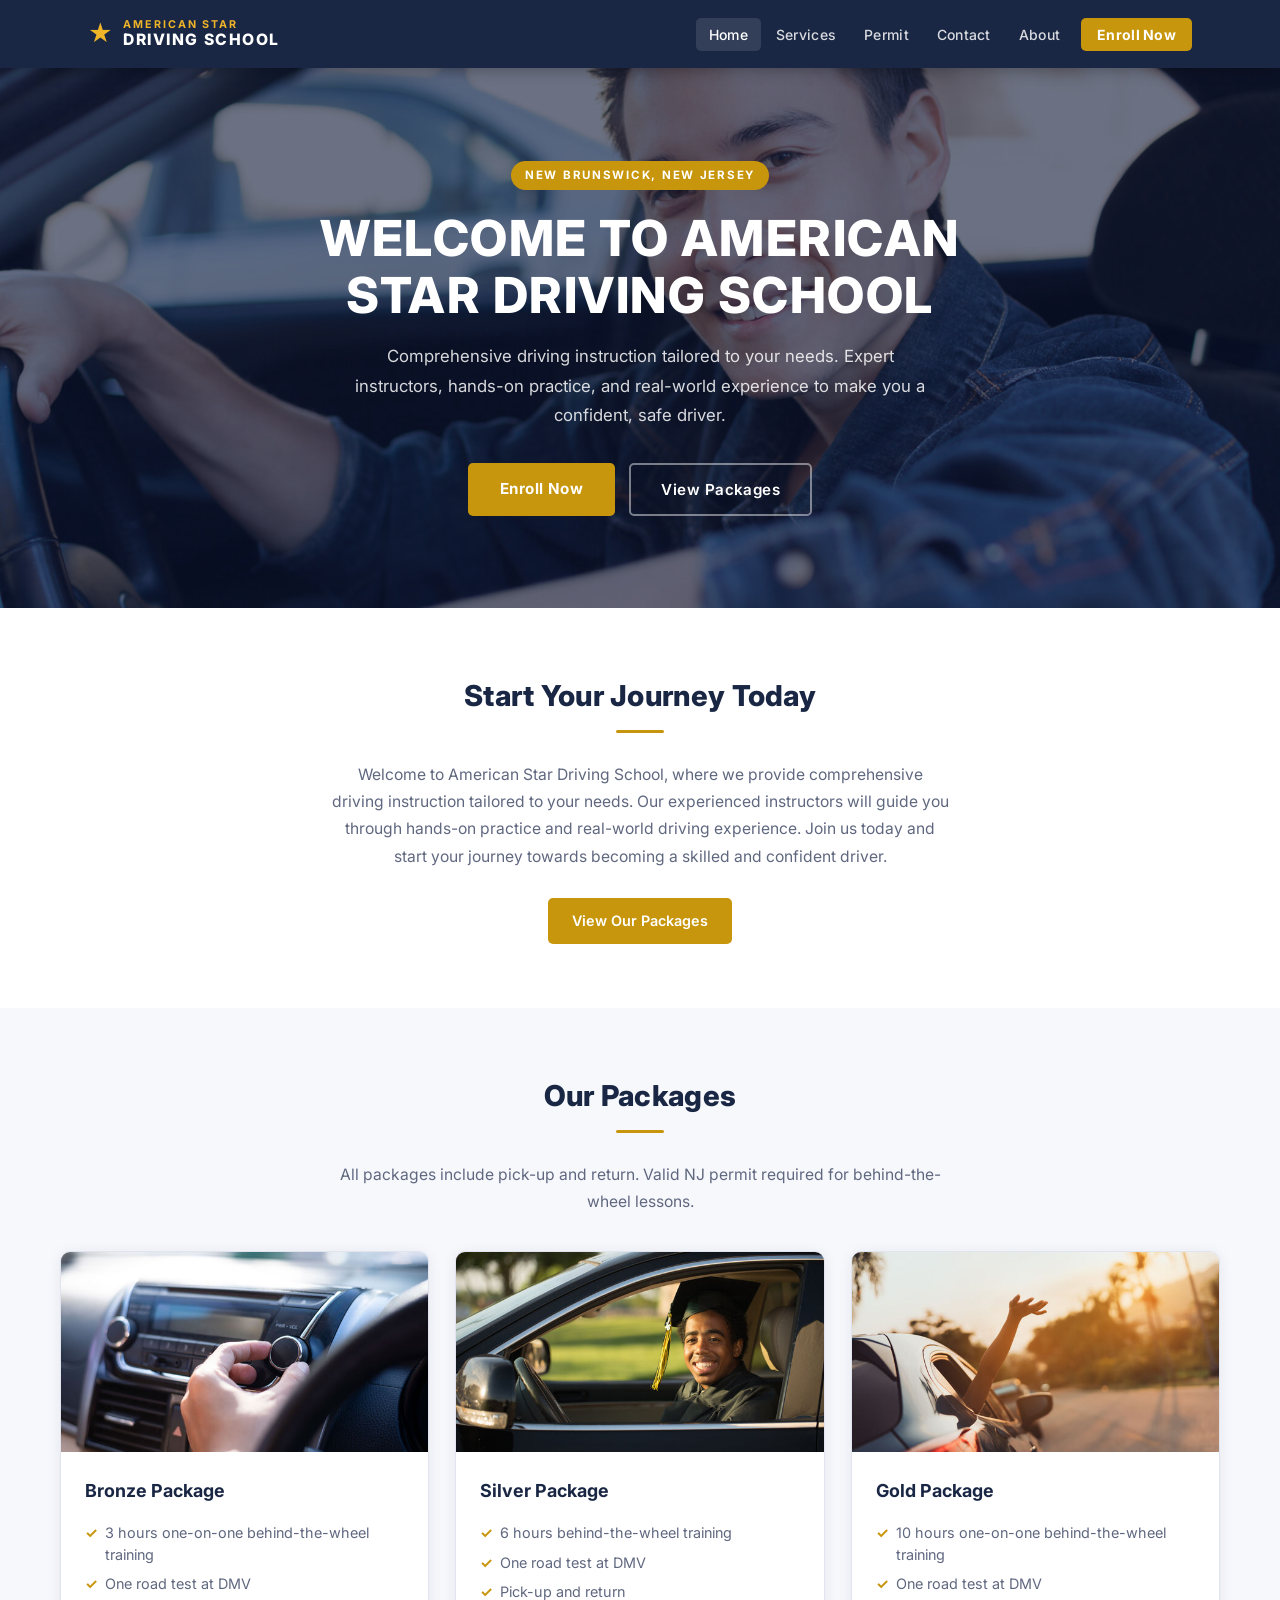
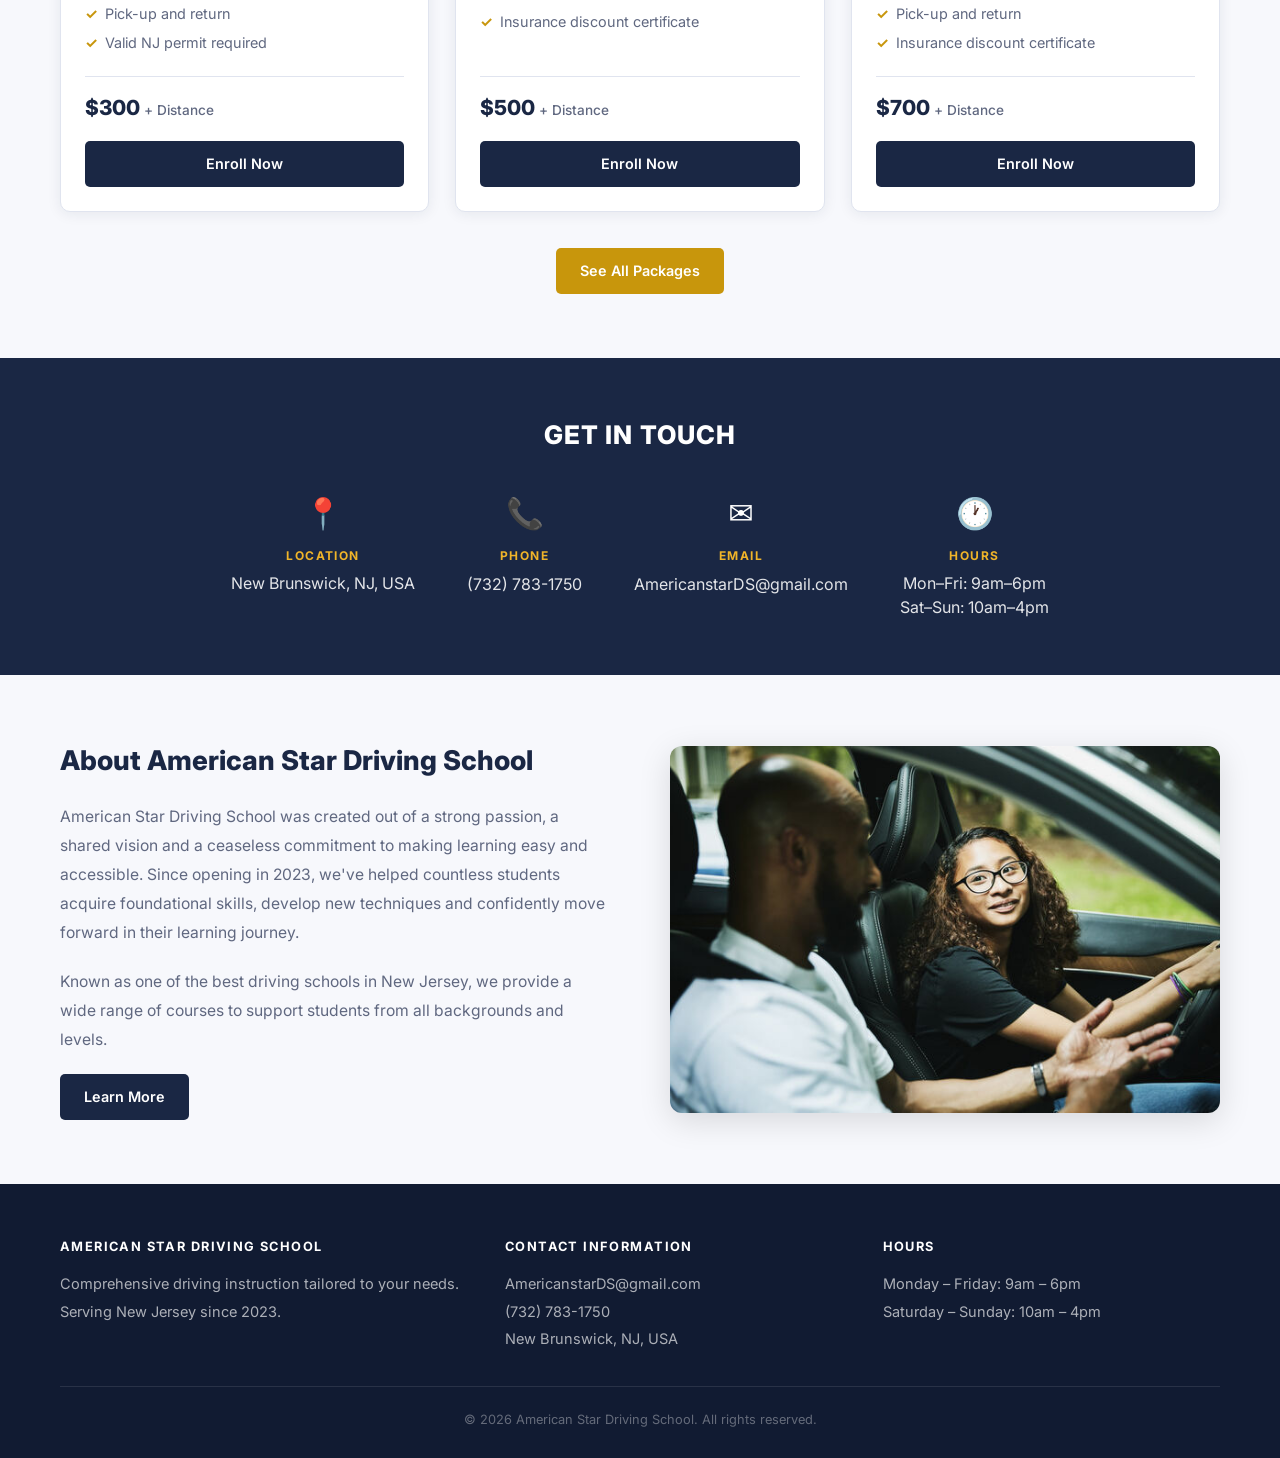
<file: index.html>
<!DOCTYPE html>
<html lang="en">
<head>
  <meta charset="UTF-8">
  <meta name="viewport" content="width=device-width, initial-scale=1.0">
  <title>American Star Driving School | New Brunswick, NJ</title>
  <meta name="description" content="Discover American Star Driving School, your ultimate destination for top-quality driver's education in New Jersey. Expert instructors, personalized training. Beginner lessons, defensive driving, license test prep.">
  <meta property="og:title" content="American Star Driving School | New Brunswick, NJ">
  <meta property="og:description" content="Expert driving instruction in New Jersey. Beginner lessons, defensive driving, license test prep. Join us today!">
  <meta property="og:type" content="website">
  <meta property="og:url" content="https://www.asdrivingschool.org">
  <link href="https://fonts.googleapis.com/css2?family=Inter:wght@400;500;600;700;800&display=swap" rel="stylesheet">
  <link rel="stylesheet" href="css/styles.css">
  <script type="application/ld+json">
  {
    "@context": "https://schema.org",
    "@type": "DrivingSchool",
    "name": "American Star Driving School",
    "description": "Licensed driving school offering behind-the-wheel lessons, road test preparation, and permit assistance in New Jersey.",
    "url": "https://www.asdrivingschool.org",
    "telephone": "+17327831750",
    "email": "AmericanstarDS@gmail.com",
    "address": {"@type": "PostalAddress", "addressLocality": "New Brunswick", "addressRegion": "NJ", "addressCountry": "US"},
    "areaServed": {"@type": "State", "name": "New Jersey"},
    "openingHours": ["Mo-Fr 09:00-18:00", "Sa-Su 10:00-16:00"]
  }
  </script>
</head>
<body>

  <div id="site-nav"></div>

  <!-- HERO -->
  <div class="home-hero">
    <div class="hero-slides">
      <div class="hero-slide active" style="background-image:url('assets/images/hero1.jpg')"></div>
      <div class="hero-slide" style="background-image:url('assets/images/hero2.jpg')"></div>
      <div class="hero-slide" style="background-image:url('assets/images/hero3.jpg')"></div>
    </div>
    <div class="hero-overlay"></div>
    <div class="hero-content">
      <span class="hero-eyebrow">New Brunswick, New Jersey</span>
      <h1>Welcome to American Star Driving School</h1>
      <p>Comprehensive driving instruction tailored to your needs. Expert instructors, hands-on practice, and real-world experience to make you a confident, safe driver.</p>
      <div class="hero-buttons">
        <a href="pages/contact.html" class="btn-gold">Enroll Now</a>
        <a href="pages/services.html" class="btn-outline-white">View Packages</a>
      </div>
    </div>
  </div>

  <!-- WELCOME -->
  <section>
    <div class="container">
      <h2 class="section-title">Start Your Journey Today</h2>
      <div class="divider"></div>
      <p class="section-sub">Welcome to American Star Driving School, where we provide comprehensive driving instruction tailored to your needs. Our experienced instructors will guide you through hands-on practice and real-world driving experience. Join us today and start your journey towards becoming a skilled and confident driver.</p>
      <div style="text-align:center;margin-top:28px;">
        <a href="pages/services.html" class="btn gold">View Our Packages</a>
      </div>
    </div>
  </section>

  <!-- SERVICES PREVIEW -->
  <section style="background:var(--light-bg);">
    <div class="container">
      <h2 class="section-title">Our Packages</h2>
      <div class="divider"></div>
      <p class="section-sub">All packages include pick-up and return. Valid NJ permit required for behind-the-wheel lessons.</p>

      <div class="services-grid">

        <div class="service-card">
          <img src="assets/images/bronze.jpg" alt="Bronze Package">
          <div class="card-body">
            <h3>Bronze Package</h3>
            <ul>
              <li>3 hours one-on-one behind-the-wheel training</li>
              <li>One road test at DMV</li>
              <li>Pick-up and return</li>
              <li>Valid NJ permit required</li>
            </ul>
            <div class="card-price">$300 <span style="font-size:0.85rem;font-weight:500;color:var(--text-muted);">+ Distance</span></div>
            <a href="pages/contact.html" class="btn" style="margin-top:16px;">Enroll Now</a>
          </div>
        </div>

        <div class="service-card">
          <img src="assets/images/silver.jpg" alt="Silver Package">
          <div class="card-body">
            <h3>Silver Package</h3>
            <ul>
              <li>6 hours behind-the-wheel training</li>
              <li>One road test at DMV</li>
              <li>Pick-up and return</li>
              <li>Insurance discount certificate</li>
            </ul>
            <div class="card-price">$500 <span style="font-size:0.85rem;font-weight:500;color:var(--text-muted);">+ Distance</span></div>
            <a href="pages/contact.html" class="btn" style="margin-top:16px;">Enroll Now</a>
          </div>
        </div>

        <div class="service-card">
          <img src="assets/images/gold.jpg" alt="Gold Package">
          <div class="card-body">
            <h3>Gold Package</h3>
            <ul>
              <li>10 hours one-on-one behind-the-wheel training</li>
              <li>One road test at DMV</li>
              <li>Pick-up and return</li>
              <li>Insurance discount certificate</li>
            </ul>
            <div class="card-price">$700 <span style="font-size:0.85rem;font-weight:500;color:var(--text-muted);">+ Distance</span></div>
            <a href="pages/contact.html" class="btn" style="margin-top:16px;">Enroll Now</a>
          </div>
        </div>

      </div>

      <div style="text-align:center;margin-top:36px;">
        <a href="pages/services.html" class="btn gold">See All Packages</a>
      </div>
    </div>
  </section>

  <!-- CONTACT STRIP -->
  <div class="info-strip">
    <h2>Get in Touch</h2>
    <div class="info-items">
      <div class="info-item">
        <div class="icon">📍</div>
        <h4>Location</h4>
        <p>New Brunswick, NJ, USA</p>
      </div>
      <div class="info-item">
        <div class="icon">📞</div>
        <h4>Phone</h4>
        <a href="tel:7327831750">(732) 783-1750</a>
      </div>
      <div class="info-item">
        <div class="icon">✉️</div>
        <h4>Email</h4>
        <a href="mailto:AmericanstarDS@gmail.com">AmericanstarDS@gmail.com</a>
      </div>
      <div class="info-item">
        <div class="icon">🕐</div>
        <h4>Hours</h4>
        <p>Mon–Fri: 9am–6pm<br>Sat–Sun: 10am–4pm</p>
      </div>
    </div>
  </div>

  <!-- ABOUT SNIPPET -->
  <section class="about-snippet">
    <div class="container">
      <div class="about-text">
        <h2>About American Star Driving School</h2>
        <p>American Star Driving School was created out of a strong passion, a shared vision and a ceaseless commitment to making learning easy and accessible. Since opening in 2023, we've helped countless students acquire foundational skills, develop new techniques and confidently move forward in their learning journey.</p>
        <p>Known as one of the best driving schools in New Jersey, we provide a wide range of courses to support students from all backgrounds and levels.</p>
        <a href="pages/about.html" class="btn">Learn More</a>
      </div>
      <div>
        <img src="assets/images/about.jpg" alt="Driving Lesson" style="width:100%;border-radius:12px;box-shadow:0 8px 32px rgba(0,0,0,0.13);">
      </div>
    </div>
  </section>

  <div id="site-footer"></div>

  <script src="js/main.js"></script>
  <script>
    // Hero slideshow
    const slides = document.querySelectorAll('.hero-slide');
    let current = 0;
    setInterval(() => {
      slides[current].classList.remove('active');
      current = (current + 1) % slides.length;
      slides[current].classList.add('active');
    }, 4500);
  </script>
</body>
</html>
</file>
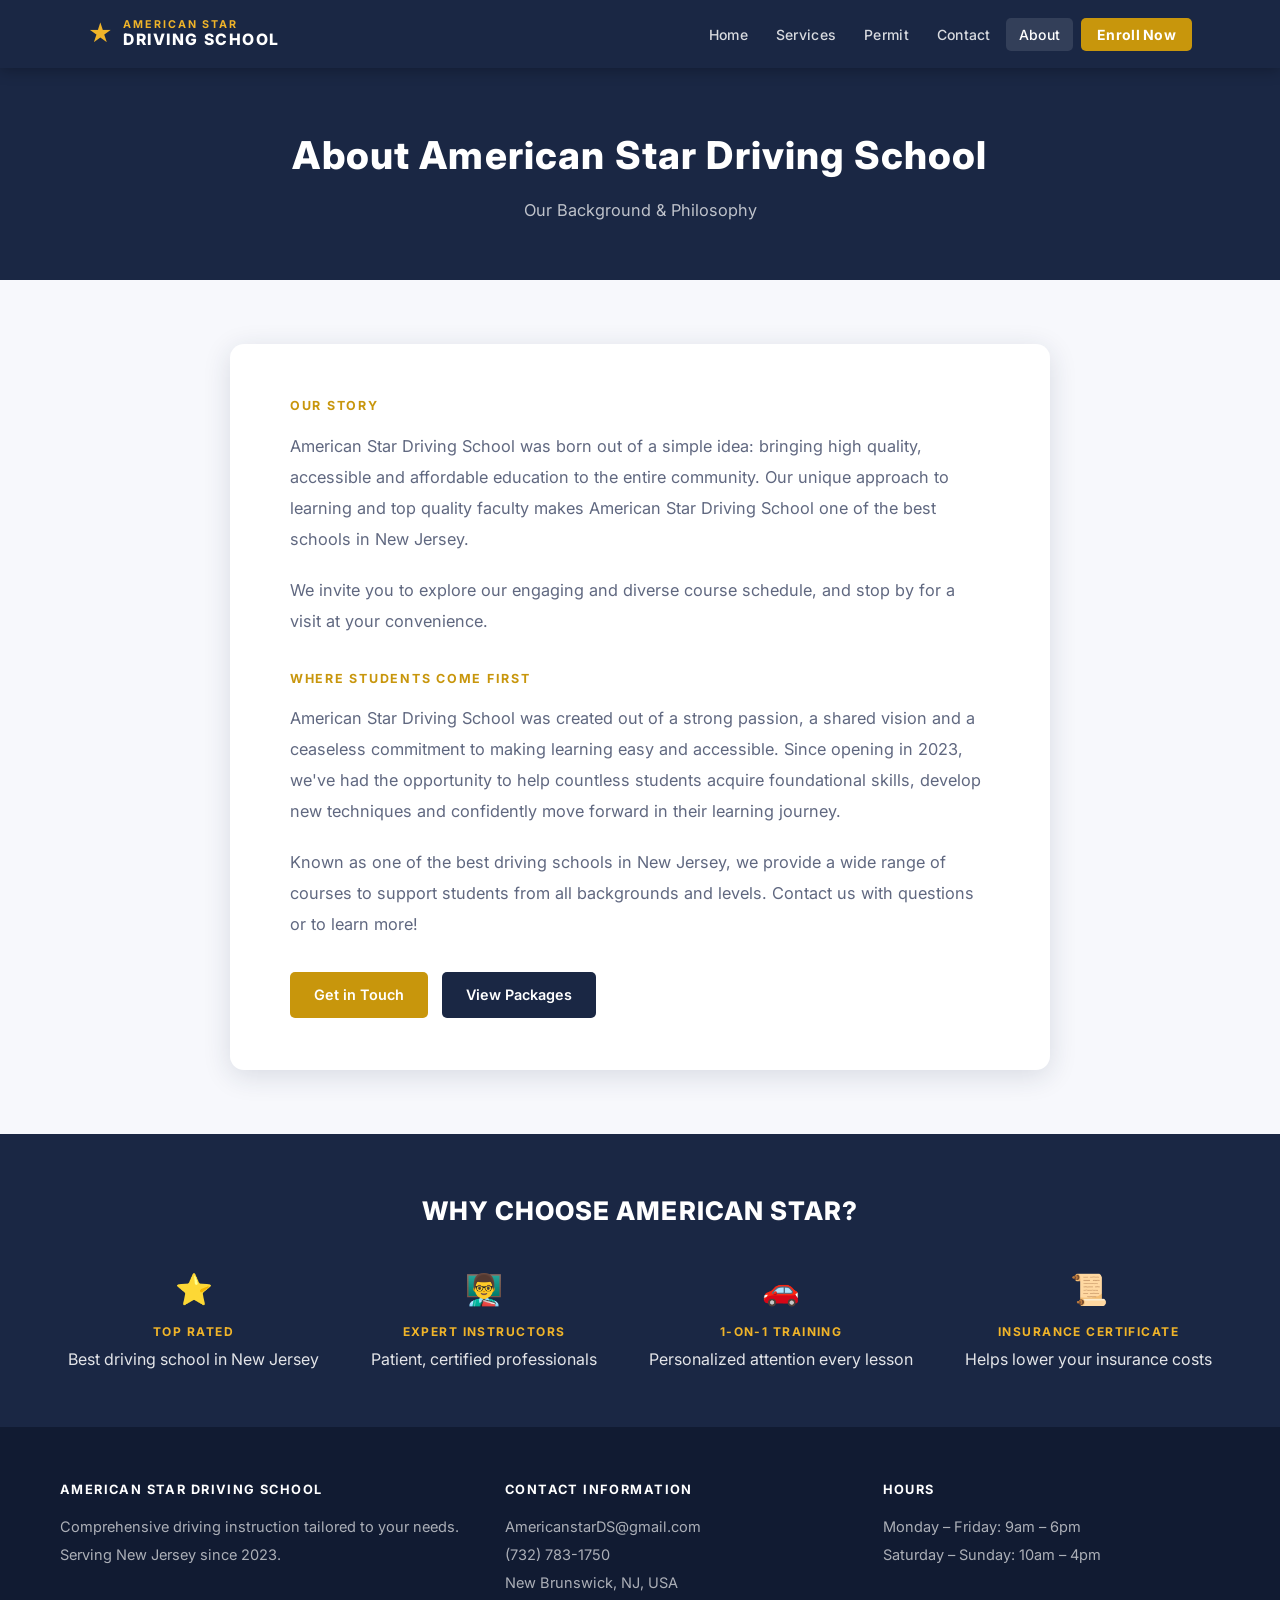
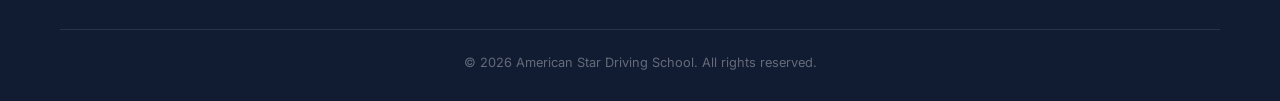
<file: pages/about.html>
<!DOCTYPE html>
<html lang="en">
<head>
  <meta charset="UTF-8">
  <meta name="viewport" content="width=device-width, initial-scale=1.0">
  <title>About | American Star Driving School</title>
  <meta name="description" content="Learn about American Star Driving School — our background, philosophy, and commitment to accessible driver's education in New Jersey.">
  <link href="https://fonts.googleapis.com/css2?family=Inter:wght@400;500;600;700;800&display=swap" rel="stylesheet">
  <link rel="stylesheet" href="../css/styles.css">
</head>
<body>

  <div id="site-nav"></div>

  <div class="page-hero">
    <h1>About American Star Driving School</h1>
    <p>Our Background &amp; Philosophy</p>
  </div>

  <section class="about-full">
    <div class="container">
      <div class="about-box">

        <h2>Our Story</h2>
        <p>American Star Driving School was born out of a simple idea: bringing high quality, accessible and affordable education to the entire community. Our unique approach to learning and top quality faculty makes American Star Driving School one of the best schools in New Jersey.</p>
        <p>We invite you to explore our engaging and diverse course schedule, and stop by for a visit at your convenience.</p>

        <h2 style="margin-top:32px;">Where Students Come First</h2>
        <p>American Star Driving School was created out of a strong passion, a shared vision and a ceaseless commitment to making learning easy and accessible. Since opening in 2023, we've had the opportunity to help countless students acquire foundational skills, develop new techniques and confidently move forward in their learning journey.</p>
        <p>Known as one of the best driving schools in New Jersey, we provide a wide range of courses to support students from all backgrounds and levels. Contact us with questions or to learn more!</p>

        <div class="about-btn-row">
          <a href="contact.html" class="btn gold">Get in Touch</a>
          <a href="services.html" class="btn">View Packages</a>
        </div>

      </div>
    </div>
  </section>

  <!-- WHY CHOOSE US STRIP -->
  <div class="info-strip">
    <h2>Why Choose American Star?</h2>
    <div class="info-items">
      <div class="info-item">
        <div class="icon">⭐</div>
        <h4>Top Rated</h4>
        <p>Best driving school in New Jersey</p>
      </div>
      <div class="info-item">
        <div class="icon">👨‍🏫</div>
        <h4>Expert Instructors</h4>
        <p>Patient, certified professionals</p>
      </div>
      <div class="info-item">
        <div class="icon">🚗</div>
        <h4>1-on-1 Training</h4>
        <p>Personalized attention every lesson</p>
      </div>
      <div class="info-item">
        <div class="icon">📜</div>
        <h4>Insurance Certificate</h4>
        <p>Helps lower your insurance costs</p>
      </div>
    </div>
  </div>

  <div id="site-footer"></div>
  <script src="../js/main.js"></script>
</body>
</html>
</file>
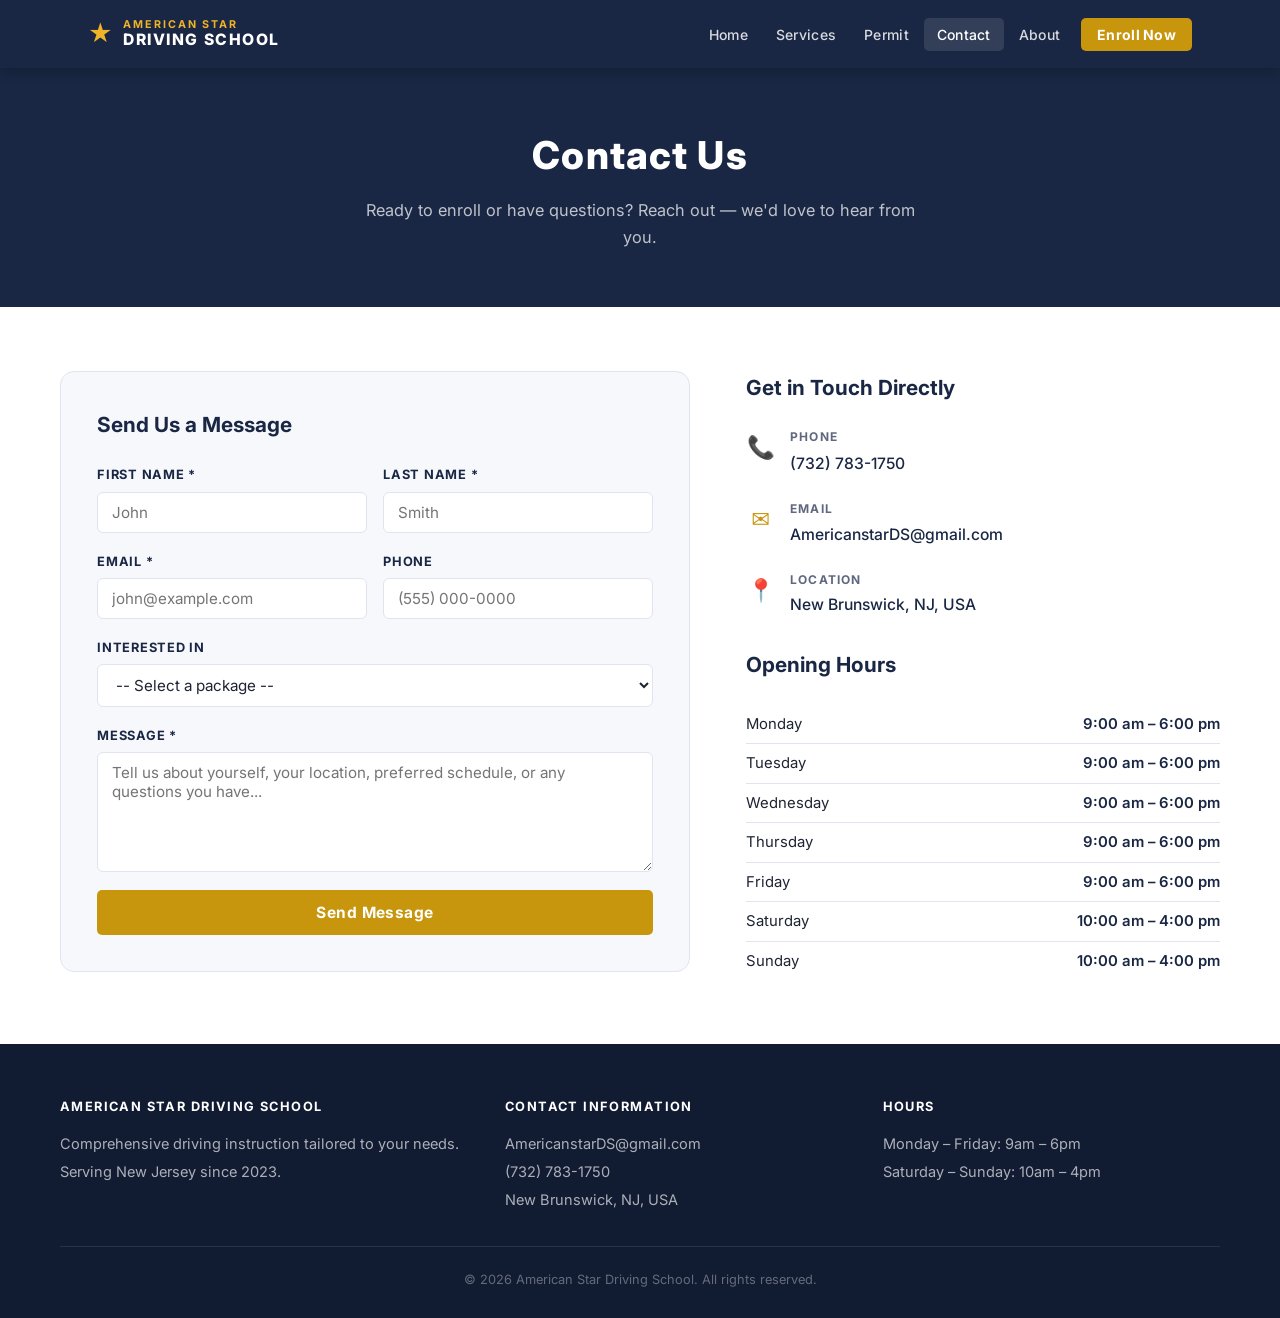
<file: pages/contact.html>
<!DOCTYPE html>
<html lang="en">
<head>
  <meta charset="UTF-8">
  <meta name="viewport" content="width=device-width, initial-scale=1.0">
  <title>Contact | American Star Driving School</title>
  <meta name="description" content="Get in touch with American Star Driving School. Call (732) 783-1750 or fill out our contact form to enroll or ask questions.">
  <link href="https://fonts.googleapis.com/css2?family=Inter:wght@400;500;600;700;800&display=swap" rel="stylesheet">
  <link rel="stylesheet" href="../css/styles.css">
</head>
<body>

  <div id="site-nav"></div>

  <div class="page-hero">
    <h1>Contact Us</h1>
    <p>Ready to enroll or have questions? Reach out — we'd love to hear from you.</p>
  </div>

  <section>
    <div class="container">
      <div class="contact-layout">

        <!-- FORM -->
        <div class="contact-form-wrap">
          <h2>Send Us a Message</h2>
          <!--
            SETUP: Replace YOUR_FORMSPREE_ID below with your actual Formspree form ID.
            1. Go to https://formspree.io and sign up (free)
            2. Create a new form — set the email to AmericanstarDS@gmail.com
            3. Copy your form ID (looks like: xpwzabcd)
            4. Replace YOUR_FORMSPREE_ID in the action URL below
          -->
          <form id="contactForm" action="https://formspree.io/f/YOUR_FORMSPREE_ID" method="POST">
            <div class="form-row">
              <div class="form-group">
                <label for="firstName">First Name *</label>
                <input type="text" id="firstName" name="firstName" required placeholder="John">
              </div>
              <div class="form-group">
                <label for="lastName">Last Name *</label>
                <input type="text" id="lastName" name="lastName" required placeholder="Smith">
              </div>
            </div>
            <div class="form-row">
              <div class="form-group">
                <label for="email">Email *</label>
                <input type="email" id="email" name="email" required placeholder="john@example.com">
              </div>
              <div class="form-group">
                <label for="phone">Phone</label>
                <input type="tel" id="phone" name="phone" placeholder="(555) 000-0000">
              </div>
            </div>
            <div class="form-group">
              <label for="service">Interested In</label>
              <select id="service" name="service">
                <option value="">-- Select a package --</option>
                <option value="Bronze Package ($300)">Bronze Package ($300)</option>
                <option value="Silver Package ($500)">Silver Package ($500)</option>
                <option value="Gold Package ($700)">Gold Package ($700)</option>
                <option value="2-Hour Lesson ($130)">2-Hour Lesson ($130)</option>
                <option value="Road Test ($130)">Road Test ($130)</option>
                <option value="Road Test + Prep ($170)">Road Test + Preparation ($170)</option>
                <option value="Teen Special ($380)">Teen Special ($380)</option>
                <option value="Other / Question">Other / Question</option>
              </select>
            </div>
            <div class="form-group">
              <label for="message">Message *</label>
              <textarea id="message" name="message" required placeholder="Tell us about yourself, your location, preferred schedule, or any questions you have..."></textarea>
            </div>
            <button type="submit" class="btn-submit">Send Message</button>
            <div class="success-msg" id="successMsg">✅ Thanks for reaching out! We'll get back to you soon.</div>
          </form>
        </div>

        <!-- INFO -->
        <div class="contact-info-wrap">
          <h2>Get in Touch Directly</h2>

          <div class="contact-detail">
            <div class="icon">📞</div>
            <div>
              <h4>Phone</h4>
              <a href="tel:7327831750">(732) 783-1750</a>
            </div>
          </div>

          <div class="contact-detail">
            <div class="icon">✉️</div>
            <div>
              <h4>Email</h4>
              <a href="mailto:AmericanstarDS@gmail.com?subject=I would like to take driving lessons!">AmericanstarDS@gmail.com</a>
            </div>
          </div>

          <div class="contact-detail">
            <div class="icon">📍</div>
            <div>
              <h4>Location</h4>
              <p>New Brunswick, NJ, USA</p>
            </div>
          </div>

          <h2 style="margin-top:32px;">Opening Hours</h2>
          <table class="hours-table">
            <tr><td>Monday</td><td>9:00 am – 6:00 pm</td></tr>
            <tr><td>Tuesday</td><td>9:00 am – 6:00 pm</td></tr>
            <tr><td>Wednesday</td><td>9:00 am – 6:00 pm</td></tr>
            <tr><td>Thursday</td><td>9:00 am – 6:00 pm</td></tr>
            <tr><td>Friday</td><td>9:00 am – 6:00 pm</td></tr>
            <tr><td>Saturday</td><td>10:00 am – 4:00 pm</td></tr>
            <tr><td>Sunday</td><td>10:00 am – 4:00 pm</td></tr>
          </table>
        </div>

      </div>
    </div>
  </section>

  <div id="site-footer"></div>

  <script src="../js/main.js"></script>
  <script>
    const form = document.getElementById('contactForm');
    const successMsg = document.getElementById('successMsg');

    form.addEventListener('submit', async (e) => {
      e.preventDefault();
      const data = new FormData(form);
      const btn = form.querySelector('.btn-submit');
      btn.textContent = 'Sending…';
      btn.disabled = true;

      try {
        const res = await fetch(form.action, {
          method: 'POST',
          body: data,
          headers: { 'Accept': 'application/json' }
        });
        if (res.ok) {
          form.reset();
          successMsg.style.display = 'block';
          btn.textContent = 'Sent!';
        } else {
          btn.textContent = 'Send Message';
          btn.disabled = false;
          alert('Something went wrong. Please email us directly at AmericanstarDS@gmail.com');
        }
      } catch {
        btn.textContent = 'Send Message';
        btn.disabled = false;
        alert('Network error. Please email us directly at AmericanstarDS@gmail.com');
      }
    });
  </script>
</body>
</html>
</file>
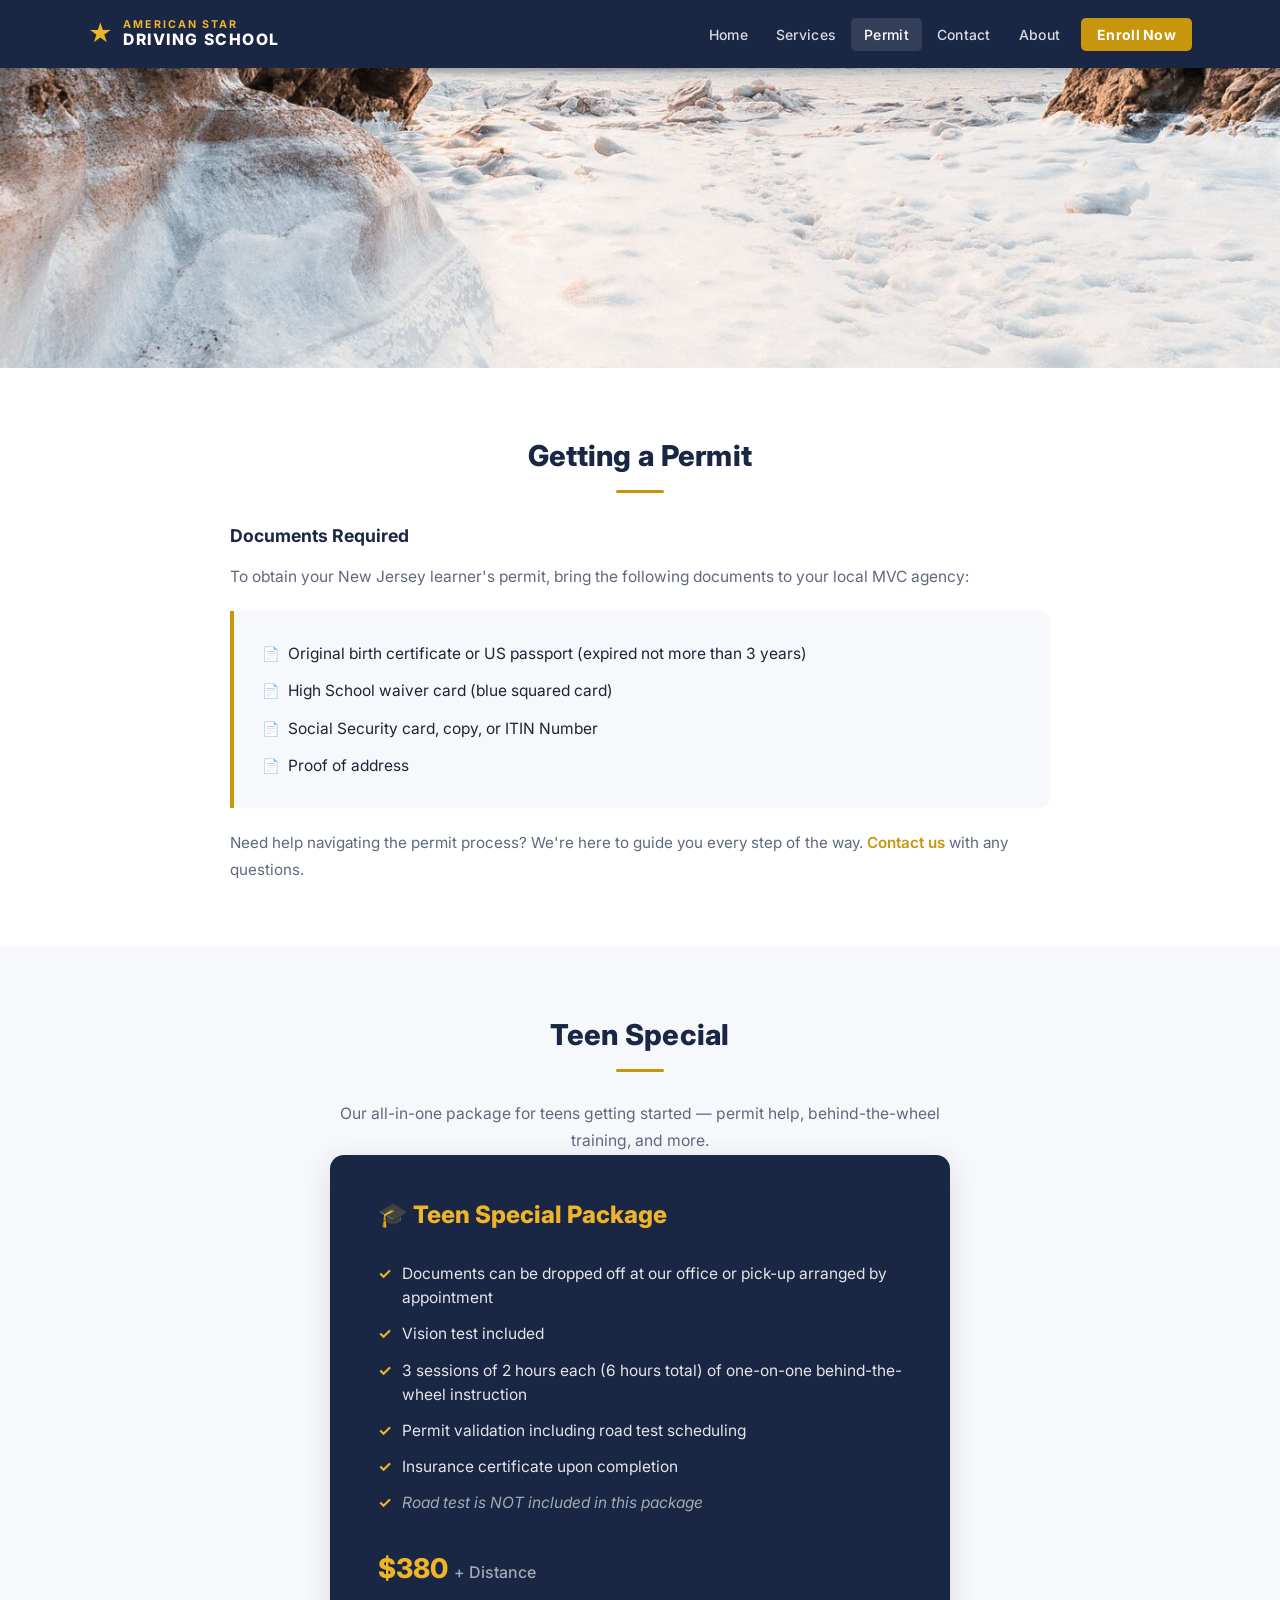
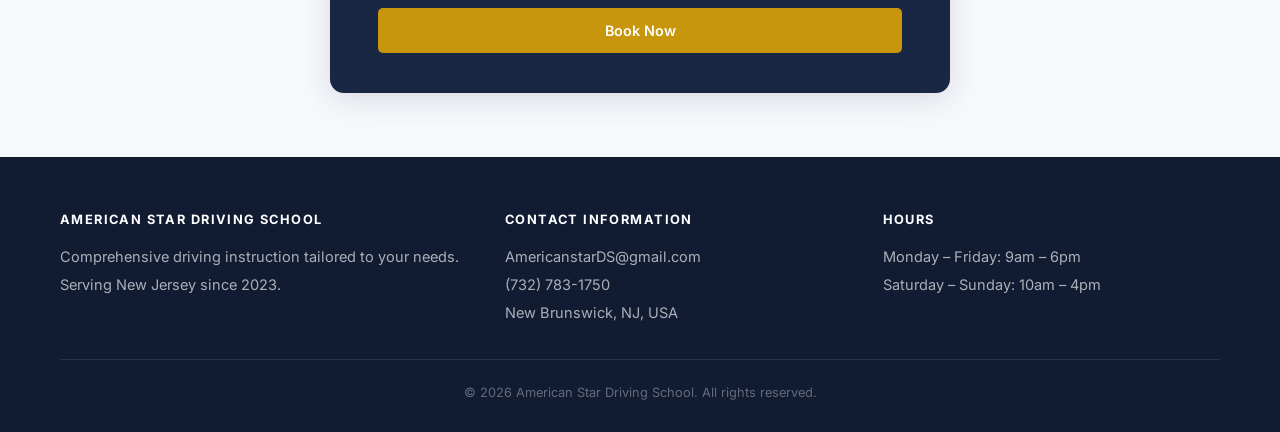
<file: pages/permit.html>
<!DOCTYPE html>
<html lang="en">
<head>
  <meta charset="UTF-8">
  <meta name="viewport" content="width=device-width, initial-scale=1.0">
  <title>Getting a Permit | American Star Driving School</title>
  <meta name="description" content="Getting a NJ learner's permit? Learn what documents you need and check out our Teen Special package at American Star Driving School in New Brunswick, NJ.">
  <link href="https://fonts.googleapis.com/css2?family=Inter:wght@400;500;600;700;800&display=swap" rel="stylesheet">
  <link rel="stylesheet" href="../css/styles.css">
</head>
<body>

  <div id="site-nav"></div>

  <img class="permit-hero-img" src="../assets/images/permit-hero.jpg" alt="Getting a Driving Permit in New Jersey">

  <section>
    <div class="container" style="max-width:820px;">
      <h1 class="section-title">Getting a Permit</h1>
      <div class="divider"></div>

      <h2 style="font-size:1.1rem;font-weight:700;color:var(--navy);margin-bottom:14px;">Documents Required</h2>
      <p style="color:var(--text-muted);margin-bottom:16px;font-size:0.97rem;">To obtain your New Jersey learner's permit, bring the following documents to your local MVC agency:</p>

      <ul class="docs-list">
        <li>Original birth certificate or US passport (expired not more than 3 years)</li>
        <li>High School waiver card (blue squared card)</li>
        <li>Social Security card, copy, or ITIN Number</li>
        <li>Proof of address</li>
      </ul>

      <p style="color:var(--text-muted);font-size:0.95rem;margin-top:12px;line-height:1.75;">Need help navigating the permit process? We're here to guide you every step of the way. <a href="contact.html" style="color:var(--gold);font-weight:600;">Contact us</a> with any questions.</p>
    </div>
  </section>

  <!-- TEEN SPECIAL -->
  <section style="background:var(--light-bg);">
    <div class="container">
      <h2 class="section-title">Teen Special</h2>
      <div class="divider"></div>
      <p class="section-sub">Our all-in-one package for teens getting started — permit help, behind-the-wheel training, and more.</p>

      <div class="teen-card">
        <h3>🎓 Teen Special Package</h3>
        <ul>
          <li>Documents can be dropped off at our office or pick-up arranged by appointment</li>
          <li>Vision test included</li>
          <li>3 sessions of 2 hours each (6 hours total) of one-on-one behind-the-wheel instruction</li>
          <li>Permit validation including road test scheduling</li>
          <li>Insurance certificate upon completion</li>
          <li><em style="color:rgba(255,255,255,0.6);">Road test is NOT included in this package</em></li>
        </ul>
        <div class="price">$380 <span style="font-size:1rem;font-weight:500;color:rgba(255,255,255,0.6);">+ Distance</span></div>
        <a href="contact.html" class="btn">Book Now</a>
      </div>
    </div>
  </section>

  <div id="site-footer"></div>
  <script src="../js/main.js"></script>
</body>
</html>
</file>
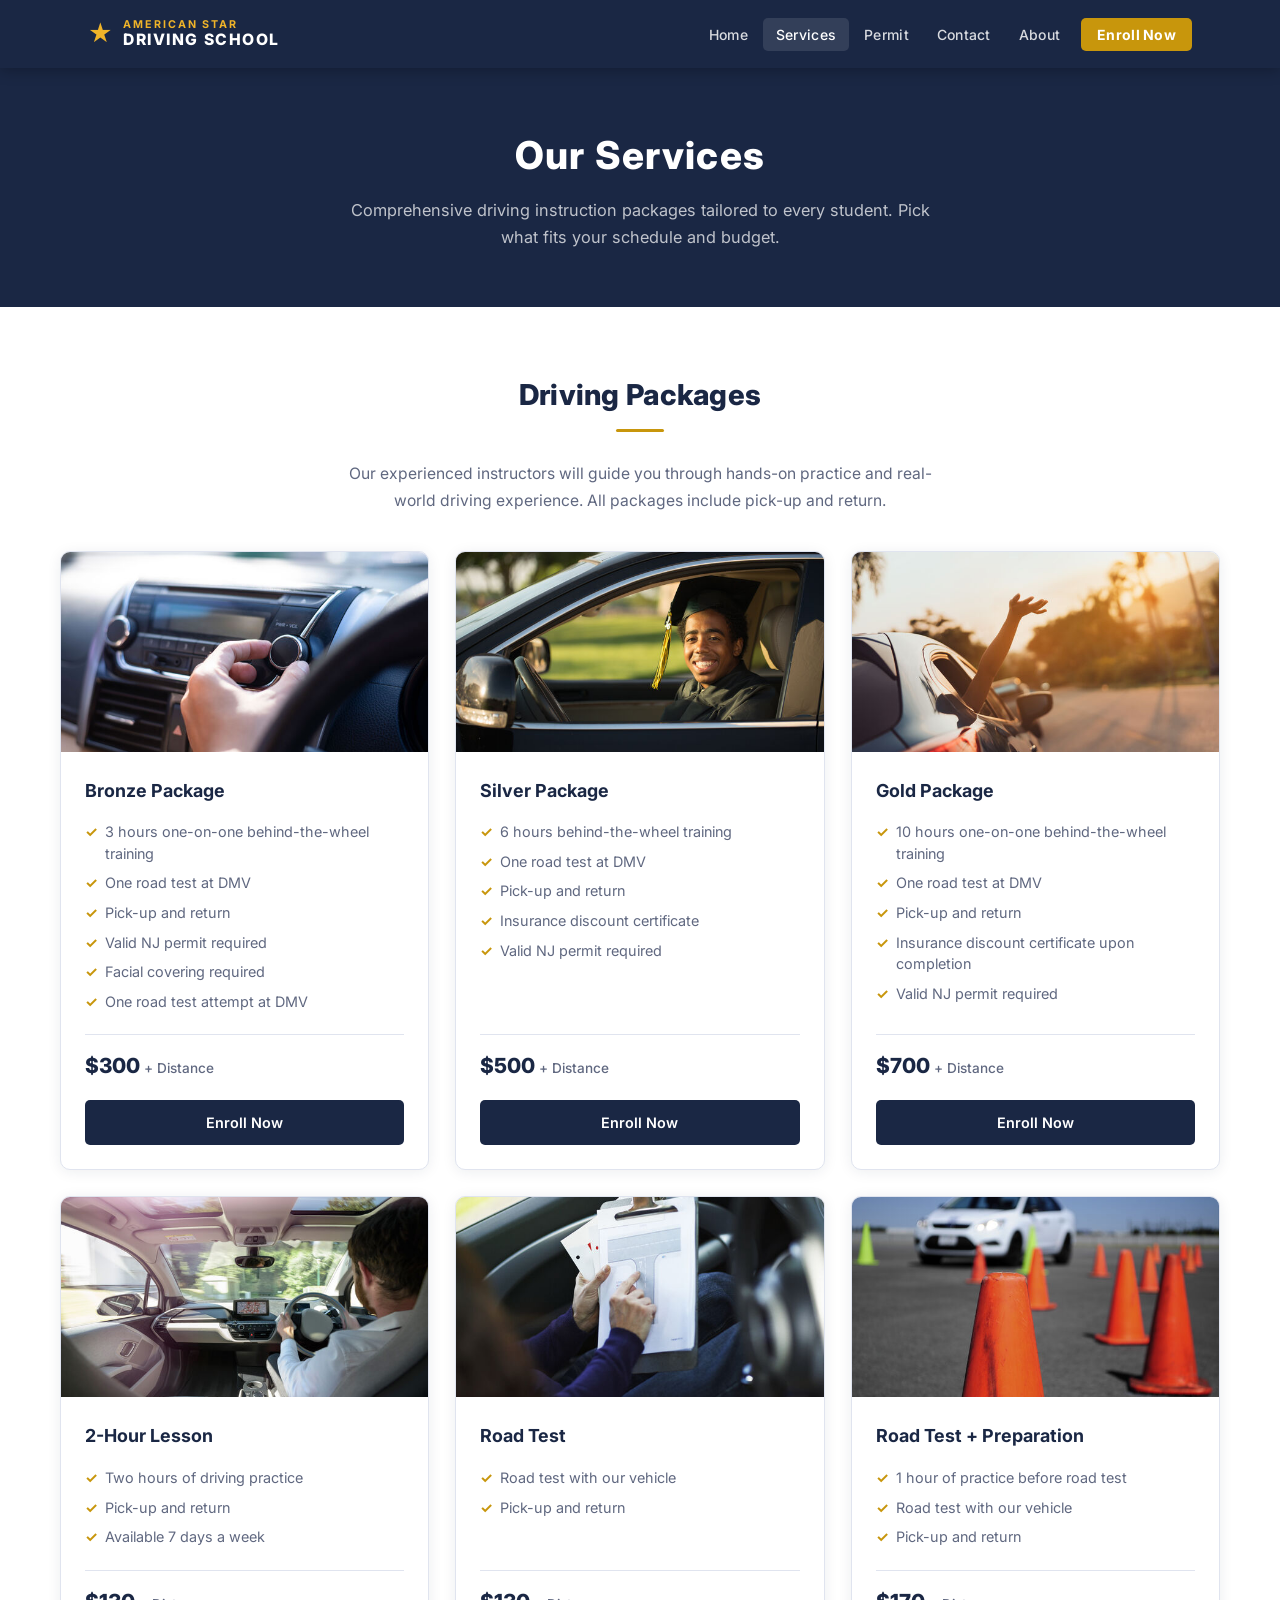
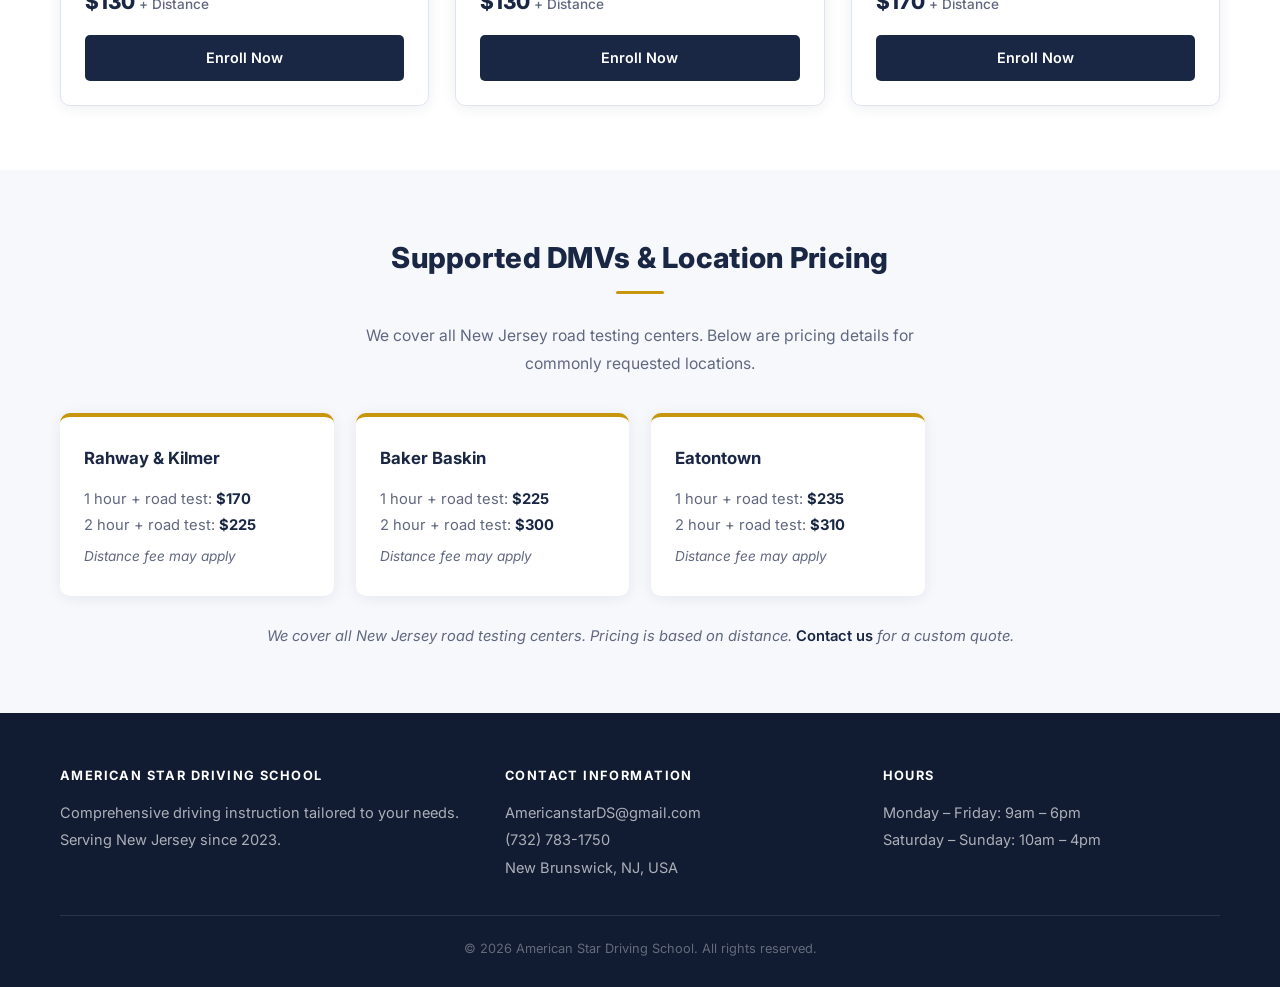
<file: pages/services.html>
<!DOCTYPE html>
<html lang="en">
<head>
  <meta charset="UTF-8">
  <meta name="viewport" content="width=device-width, initial-scale=1.0">
  <title>Services &amp; Packages | American Star Driving School</title>
  <meta name="description" content="View all driving packages at American Star Driving School — Bronze, Silver, Gold, 2-Hour Lessons, Road Tests, and more. Serving New Jersey.">
  <link href="https://fonts.googleapis.com/css2?family=Inter:wght@400;500;600;700;800&display=swap" rel="stylesheet">
  <link rel="stylesheet" href="../css/styles.css">
</head>
<body>

  <div id="site-nav"></div>

  <div class="page-hero">
    <h1>Our Services</h1>
    <p>Comprehensive driving instruction packages tailored to every student. Pick what fits your schedule and budget.</p>
  </div>

  <section>
    <div class="container">
      <h2 class="section-title">Driving Packages</h2>
      <div class="divider"></div>
      <p class="section-sub">Our experienced instructors will guide you through hands-on practice and real-world driving experience. All packages include pick-up and return.</p>

      <div class="services-grid">

        <div class="service-card">
          <img src="../assets/images/bronze.jpg" alt="Bronze Package">
          <div class="card-body">
            <h3>Bronze Package</h3>
            <ul>
              <li>3 hours one-on-one behind-the-wheel training</li>
              <li>One road test at DMV</li>
              <li>Pick-up and return</li>
              <li>Valid NJ permit required</li>
              <li>Facial covering required</li>
              <li>One road test attempt at DMV</li>
            </ul>
            <div class="card-price">$300 <span style="font-size:0.85rem;font-weight:500;color:var(--text-muted);">+ Distance</span></div>
            <a href="contact.html" class="btn" style="margin-top:16px;">Enroll Now</a>
          </div>
        </div>

        <div class="service-card">
          <img src="../assets/images/silver.jpg" alt="Silver Package">
          <div class="card-body">
            <h3>Silver Package</h3>
            <ul>
              <li>6 hours behind-the-wheel training</li>
              <li>One road test at DMV</li>
              <li>Pick-up and return</li>
              <li>Insurance discount certificate</li>
              <li>Valid NJ permit required</li>
            </ul>
            <div class="card-price">$500 <span style="font-size:0.85rem;font-weight:500;color:var(--text-muted);">+ Distance</span></div>
            <a href="contact.html" class="btn" style="margin-top:16px;">Enroll Now</a>
          </div>
        </div>

        <div class="service-card">
          <img src="../assets/images/gold.jpg" alt="Gold Package">
          <div class="card-body">
            <h3>Gold Package</h3>
            <ul>
              <li>10 hours one-on-one behind-the-wheel training</li>
              <li>One road test at DMV</li>
              <li>Pick-up and return</li>
              <li>Insurance discount certificate upon completion</li>
              <li>Valid NJ permit required</li>
            </ul>
            <div class="card-price">$700 <span style="font-size:0.85rem;font-weight:500;color:var(--text-muted);">+ Distance</span></div>
            <a href="contact.html" class="btn" style="margin-top:16px;">Enroll Now</a>
          </div>
        </div>

        <div class="service-card">
          <img src="../assets/images/lesson2hr.jpg" alt="2-Hour Lesson">
          <div class="card-body">
            <h3>2-Hour Lesson</h3>
            <ul>
              <li>Two hours of driving practice</li>
              <li>Pick-up and return</li>
              <li>Available 7 days a week</li>
            </ul>
            <div class="card-price">$130 <span style="font-size:0.85rem;font-weight:500;color:var(--text-muted);">+ Distance</span></div>
            <a href="contact.html" class="btn" style="margin-top:16px;">Enroll Now</a>
          </div>
        </div>

        <div class="service-card">
          <img src="../assets/images/roadtest.jpg" alt="Road Test">
          <div class="card-body">
            <h3>Road Test</h3>
            <ul>
              <li>Road test with our vehicle</li>
              <li>Pick-up and return</li>
            </ul>
            <div class="card-price">$130 <span style="font-size:0.85rem;font-weight:500;color:var(--text-muted);">+ Distance</span></div>
            <a href="contact.html" class="btn" style="margin-top:16px;">Enroll Now</a>
          </div>
        </div>

        <div class="service-card">
          <img src="../assets/images/roadtest-prep.jpg" alt="Road Test + Preparation">
          <div class="card-body">
            <h3>Road Test + Preparation</h3>
            <ul>
              <li>1 hour of practice before road test</li>
              <li>Road test with our vehicle</li>
              <li>Pick-up and return</li>
            </ul>
            <div class="card-price">$170 <span style="font-size:0.85rem;font-weight:500;color:var(--text-muted);">+ Distance</span></div>
            <a href="contact.html" class="btn" style="margin-top:16px;">Enroll Now</a>
          </div>
        </div>

      </div>
    </div>
  </section>

  <!-- DMV PRICING -->
  <section class="dmv-section">
    <div class="container">
      <h2 class="section-title">Supported DMVs &amp; Location Pricing</h2>
      <div class="divider"></div>
      <p class="section-sub">We cover all New Jersey road testing centers. Below are pricing details for commonly requested locations.</p>

      <div class="dmv-grid">

        <div class="dmv-card">
          <h3>Rahway &amp; Kilmer</h3>
          <p>1 hour + road test: <strong>$170</strong></p>
          <p>2 hour + road test: <strong>$225</strong></p>
          <p><em>Distance fee may apply</em></p>
        </div>

        <div class="dmv-card">
          <h3>Baker Baskin</h3>
          <p>1 hour + road test: <strong>$225</strong></p>
          <p>2 hour + road test: <strong>$300</strong></p>
          <p><em>Distance fee may apply</em></p>
        </div>

        <div class="dmv-card">
          <h3>Eatontown</h3>
          <p>1 hour + road test: <strong>$235</strong></p>
          <p>2 hour + road test: <strong>$310</strong></p>
          <p><em>Distance fee may apply</em></p>
        </div>

      </div>

      <p class="dmv-note">We cover all New Jersey road testing centers. Pricing is based on distance. <a href="contact.html">Contact us</a> for a custom quote.</p>
    </div>
  </section>

  <div id="site-footer"></div>
  <script src="../js/main.js"></script>
</body>
</html>
</file>
<file: css/styles.css>
/*
 * American Star Driving School
 * Stylesheet
 */

@import url('https://fonts.googleapis.com/css2?family=Inter:wght@400;500;600;700;800&display=swap');

/* ===================== VARIABLES ===================== */
:root {
  --navy:        #1a2744;
  --navy-dark:   #111b32;
  --navy-light:  #243460;
  --gold:        #c8960c;
  --gold-light:  #f0b429;
  --gold-dark:   #a67a09;
  --white:       #ffffff;
  --light-bg:    #f7f8fc;
  --text:        #1e2433;
  --text-muted:  #606880;
  --border:      #e0e4ef;
  --shadow:      0 2px 14px rgba(26, 39, 68, 0.08);
  --shadow-md:   0 6px 28px rgba(26, 39, 68, 0.14);
  --radius:      10px;
}

/* ===================== RESET ===================== */
*, *::before, *::after { box-sizing: border-box; margin: 0; padding: 0; }
html { scroll-behavior: smooth; }

body {
  font-family: 'Inter', system-ui, -apple-system, sans-serif;
  color: var(--text);
  background: var(--white);
  line-height: 1.65;
  -webkit-font-smoothing: antialiased;
}

a { color: inherit; text-decoration: none; }
img { max-width: 100%; display: block; }

/* ===================== NAVBAR ===================== */
header {
  background: var(--navy);
  position: sticky;
  top: 0;
  z-index: 200;
  box-shadow: 0 2px 14px rgba(0,0,0,0.28);
}

.nav-inner {
  max-width: 1160px;
  margin: 0 auto;
  padding: 0 28px;
  display: flex;
  align-items: center;
  justify-content: space-between;
  height: 68px;
}

.logo {
  display: flex;
  align-items: center;
  gap: 10px;
  text-decoration: none;
}

.logo-star {
  font-size: 1.5rem;
  color: var(--gold-light);
  line-height: 1;
}

.logo-text {
  display: flex;
  flex-direction: column;
  line-height: 1.15;
}

.logo-top {
  font-size: 0.67rem;
  font-weight: 700;
  letter-spacing: 0.18em;
  color: var(--gold-light);
  text-transform: uppercase;
}

.logo-bottom {
  font-size: 0.98rem;
  font-weight: 800;
  letter-spacing: 0.1em;
  color: var(--white);
  text-transform: uppercase;
}

nav ul {
  list-style: none;
  display: flex;
  gap: 2px;
  align-items: center;
}

nav a {
  text-decoration: none;
  color: rgba(255,255,255,0.83);
  font-size: 0.875rem;
  font-weight: 500;
  letter-spacing: 0.02em;
  padding: 8px 13px;
  border-radius: 5px;
  transition: background 0.18s, color 0.18s;
}

nav a:hover, nav a.active {
  background: rgba(255,255,255,0.11);
  color: var(--white);
}

nav .cta-nav {
  background: var(--gold);
  color: var(--white) !important;
  font-weight: 700;
  padding: 8px 16px;
  border-radius: 5px;
  margin-left: 6px;
  transition: background 0.18s;
}

nav .cta-nav:hover { background: var(--gold-dark) !important; }

/* Hamburger */
.menu-toggle {
  display: none;
  background: none;
  border: none;
  cursor: pointer;
  padding: 6px;
  flex-direction: column;
  gap: 5px;
}

.menu-toggle span {
  display: block;
  width: 24px;
  height: 2px;
  background: var(--white);
  border-radius: 2px;
  transition: transform 0.25s, opacity 0.25s;
}

.menu-toggle.active span:nth-child(1) { transform: translateY(7px) rotate(45deg); }
.menu-toggle.active span:nth-child(2) { opacity: 0; }
.menu-toggle.active span:nth-child(3) { transform: translateY(-7px) rotate(-45deg); }

/* ===================== HOME HERO (slideshow) ===================== */
.home-hero {
  position: relative;
  min-height: 540px;
  display: flex;
  align-items: center;
  justify-content: center;
  text-align: center;
  overflow: hidden;
  background: var(--navy-dark);
}

.hero-slides {
  position: absolute;
  inset: 0;
}

.hero-slide {
  position: absolute;
  inset: 0;
  background-size: cover;
  background-position: center;
  opacity: 0;
  transition: opacity 1.2s ease;
}

.hero-slide.active { opacity: 1; }

.hero-overlay {
  position: absolute;
  inset: 0;
  background: rgba(10, 20, 50, 0.60);
}

.hero-content {
  position: relative;
  z-index: 2;
  padding: 48px 24px;
  max-width: 720px;
}

.hero-eyebrow {
  display: inline-block;
  background: var(--gold);
  color: var(--white);
  font-size: 0.72rem;
  font-weight: 700;
  letter-spacing: 0.15em;
  text-transform: uppercase;
  padding: 5px 14px;
  border-radius: 20px;
  margin-bottom: 20px;
}

.hero-content h1 {
  font-size: clamp(1.9rem, 5vw, 3.1rem);
  font-weight: 800;
  color: var(--white);
  letter-spacing: 0.03em;
  line-height: 1.15;
  text-transform: uppercase;
}

.hero-content p {
  color: rgba(255,255,255,0.84);
  font-size: 1.05rem;
  margin-top: 18px;
  line-height: 1.75;
  max-width: 580px;
  margin-left: auto;
  margin-right: auto;
}

.hero-buttons {
  display: flex;
  gap: 14px;
  justify-content: center;
  flex-wrap: wrap;
  margin-top: 32px;
}

.btn-gold {
  display: inline-block;
  background: var(--gold);
  color: var(--white);
  font-weight: 700;
  font-size: 0.95rem;
  padding: 13px 32px;
  border-radius: 5px;
  letter-spacing: 0.03em;
  transition: background 0.18s, transform 0.13s;
}

.btn-gold:hover { background: var(--gold-dark); transform: translateY(-1px); }

.btn-outline-white {
  display: inline-block;
  background: transparent;
  color: var(--white);
  font-weight: 600;
  font-size: 0.95rem;
  padding: 12px 30px;
  border-radius: 5px;
  border: 2px solid rgba(255,255,255,0.45);
  letter-spacing: 0.03em;
  transition: background 0.18s, border-color 0.18s;
}

.btn-outline-white:hover {
  background: rgba(255,255,255,0.12);
  border-color: rgba(255,255,255,0.75);
}

/* ===================== PAGE HERO (inner pages) ===================== */
.page-hero {
  background: var(--navy);
  padding: 56px 24px;
  text-align: center;
}

.page-hero h1 {
  font-size: clamp(1.7rem, 4vw, 2.4rem);
  font-weight: 800;
  color: var(--white);
  letter-spacing: 0.03em;
}

.page-hero p {
  color: rgba(255,255,255,0.72);
  margin-top: 10px;
  max-width: 580px;
  margin-left: auto;
  margin-right: auto;
  font-size: 1.02rem;
}

/* ===================== SECTIONS ===================== */
section { padding: 64px 24px; }

.container {
  max-width: 1160px;
  margin: 0 auto;
}

.section-title {
  font-size: 1.8rem;
  font-weight: 800;
  color: var(--navy);
  text-align: center;
  letter-spacing: 0.01em;
}

.section-sub {
  text-align: center;
  color: var(--text-muted);
  max-width: 620px;
  margin: 12px auto 0;
  font-size: 0.98rem;
  line-height: 1.75;
}

.divider {
  width: 48px;
  height: 3px;
  background: var(--gold);
  margin: 10px auto 28px;
  border-radius: 2px;
}

/* ===================== BUTTONS ===================== */
.btn {
  display: inline-block;
  background: var(--navy);
  color: var(--white);
  font-weight: 600;
  font-size: 0.9rem;
  padding: 11px 24px;
  border-radius: 5px;
  text-align: center;
  transition: background 0.18s;
}

.btn:hover { background: var(--navy-light); }

.btn.gold { background: var(--gold); }
.btn.gold:hover { background: var(--gold-dark); }

/* ===================== SERVICE CARDS (packages) ===================== */
.services-grid {
  display: grid;
  grid-template-columns: repeat(auto-fill, minmax(300px, 1fr));
  gap: 26px;
  margin-top: 36px;
}

.service-card {
  background: var(--white);
  border: 1px solid var(--border);
  border-radius: var(--radius);
  overflow: hidden;
  box-shadow: var(--shadow);
  display: flex;
  flex-direction: column;
  transition: transform 0.2s, box-shadow 0.2s;
}

.service-card:hover {
  transform: translateY(-4px);
  box-shadow: var(--shadow-md);
}

.service-card img {
  width: 100%;
  height: 200px;
  object-fit: cover;
}

.card-body {
  padding: 24px;
  flex: 1;
  display: flex;
  flex-direction: column;
}

.card-body h3 {
  font-size: 1.12rem;
  font-weight: 700;
  color: var(--navy);
  margin-bottom: 12px;
}

.card-body ul {
  list-style: none;
  flex: 1;
  margin-bottom: 4px;
}

.card-body ul li {
  font-size: 0.9rem;
  color: var(--text-muted);
  padding: 4px 0 4px 20px;
  position: relative;
  line-height: 1.5;
}

.card-body ul li::before {
  content: '✓';
  position: absolute;
  left: 0;
  color: var(--gold);
  font-weight: 700;
}

.card-price {
  font-size: 1.3rem;
  font-weight: 800;
  color: var(--navy);
  margin-top: 14px;
  padding-top: 14px;
  border-top: 1px solid var(--border);
}

/* ===================== INFO STRIP ===================== */
.info-strip {
  background: var(--navy);
  color: var(--white);
  text-align: center;
  padding: 56px 24px;
}

.info-strip h2 {
  font-size: 1.6rem;
  font-weight: 800;
  letter-spacing: 0.04em;
  margin-bottom: 32px;
  text-transform: uppercase;
}

.info-items {
  display: flex;
  justify-content: center;
  gap: 52px;
  flex-wrap: wrap;
}

.info-item { text-align: center; }

.info-item .icon {
  font-size: 1.9rem;
  margin-bottom: 8px;
}

.info-item h4 {
  font-size: 0.75rem;
  font-weight: 700;
  letter-spacing: 0.12em;
  text-transform: uppercase;
  color: var(--gold-light);
  margin-bottom: 5px;
}

.info-item p, .info-item a {
  font-size: 1rem;
  color: rgba(255,255,255,0.88);
  text-decoration: none;
  line-height: 1.5;
}

.info-item a:hover { color: var(--gold-light); }

/* ===================== ABOUT SNIPPET (home) ===================== */
.about-snippet { background: var(--light-bg); }

.about-snippet .container {
  display: grid;
  grid-template-columns: 1fr 1fr;
  gap: 60px;
  align-items: center;
}

.about-text h2 {
  font-size: 1.7rem;
  font-weight: 800;
  color: var(--navy);
  margin-bottom: 18px;
}

.about-text p {
  color: var(--text-muted);
  line-height: 1.85;
  margin-bottom: 20px;
  font-size: 0.98rem;
}

/* ===================== ABOUT PAGE ===================== */
.about-full { background: var(--light-bg); }

.about-box {
  background: var(--white);
  border-radius: 14px;
  padding: 52px 60px;
  box-shadow: var(--shadow-md);
  max-width: 820px;
  margin: 0 auto;
}

.about-box h2 {
  font-size: 0.78rem;
  text-transform: uppercase;
  letter-spacing: 0.14em;
  color: var(--gold);
  font-weight: 700;
  margin-bottom: 14px;
}

.about-box p {
  color: var(--text-muted);
  font-size: 1.02rem;
  line-height: 1.9;
  margin-bottom: 20px;
}

.about-btn-row {
  display: flex;
  gap: 14px;
  margin-top: 32px;
  flex-wrap: wrap;
}

/* ===================== DMV PRICING ===================== */
.dmv-section { background: var(--light-bg); }

.dmv-grid {
  display: grid;
  grid-template-columns: repeat(auto-fill, minmax(240px, 1fr));
  gap: 22px;
  margin-top: 36px;
}

.dmv-card {
  background: var(--white);
  border-radius: var(--radius);
  padding: 28px 24px;
  box-shadow: var(--shadow);
  border-top: 4px solid var(--gold);
}

.dmv-card h3 {
  font-size: 1.05rem;
  font-weight: 700;
  color: var(--navy);
  margin-bottom: 14px;
}

.dmv-card p {
  font-size: 0.92rem;
  color: var(--text-muted);
  line-height: 1.75;
}

.dmv-card p strong { color: var(--navy); }
.dmv-card p em { font-size: 0.85rem; color: var(--text-muted); margin-top: 6px; display: block; }

.dmv-note {
  text-align: center;
  font-style: italic;
  color: var(--text-muted);
  margin-top: 28px;
  font-size: 0.92rem;
}

.dmv-note a { color: var(--navy); font-weight: 600; font-style: normal; }
.dmv-note a:hover { color: var(--gold); }

/* ===================== PERMIT PAGE ===================== */
.permit-hero-img {
  width: 100%;
  height: 300px;
  object-fit: cover;
  display: block;
}

.docs-list {
  background: var(--light-bg);
  border-left: 4px solid var(--gold);
  border-radius: 0 var(--radius) var(--radius) 0;
  padding: 24px 28px;
  margin: 22px 0;
  list-style: none;
}

.docs-list li {
  padding: 7px 0 7px 26px;
  font-size: 0.97rem;
  color: var(--text);
  position: relative;
  line-height: 1.5;
}

.docs-list li::before {
  content: '📄';
  position: absolute;
  left: 0;
  font-size: 0.88rem;
  top: 8px;
}

.teen-card {
  background: var(--navy);
  color: var(--white);
  border-radius: 14px;
  padding: 40px 48px;
  max-width: 620px;
  margin: 0 auto;
  box-shadow: var(--shadow-md);
}

.teen-card h3 {
  font-size: 1.5rem;
  font-weight: 800;
  color: var(--gold-light);
  margin-bottom: 22px;
}

.teen-card ul {
  list-style: none;
}

.teen-card ul li {
  padding: 6px 0 6px 24px;
  position: relative;
  color: rgba(255,255,255,0.88);
  font-size: 0.97rem;
  line-height: 1.55;
}

.teen-card ul li::before {
  content: '✓';
  position: absolute;
  left: 0;
  color: var(--gold-light);
  font-weight: 700;
}

.teen-card .price {
  font-size: 1.7rem;
  font-weight: 800;
  color: var(--gold-light);
  margin-top: 26px;
}

.teen-card .btn {
  display: block;
  text-align: center;
  margin-top: 16px;
  background: var(--gold);
}

.teen-card .btn:hover { background: var(--gold-dark); }

/* ===================== CONTACT PAGE ===================== */
.contact-layout {
  display: grid;
  grid-template-columns: 1fr 1.1fr;
  gap: 56px;
  align-items: start;
}

.contact-info-wrap h2, .contact-form-wrap h2 {
  font-size: 1.3rem;
  font-weight: 700;
  color: var(--navy);
  margin-bottom: 22px;
}

.contact-detail {
  display: flex;
  align-items: flex-start;
  gap: 14px;
  margin-bottom: 22px;
}

.contact-detail .icon {
  font-size: 1.4rem;
  color: var(--gold);
  min-width: 30px;
  text-align: center;
  padding-top: 2px;
}

.contact-detail h4 {
  font-size: 0.75rem;
  font-weight: 700;
  text-transform: uppercase;
  letter-spacing: 0.1em;
  color: var(--text-muted);
  margin-bottom: 3px;
}

.contact-detail p, .contact-detail a {
  color: var(--navy);
  font-weight: 500;
  text-decoration: none;
  font-size: 0.98rem;
  line-height: 1.5;
}

.contact-detail a:hover { color: var(--gold); }

.hours-table {
  width: 100%;
  border-collapse: collapse;
  margin-top: 8px;
}

.hours-table tr td {
  padding: 7px 0;
  font-size: 0.93rem;
  color: var(--text);
  border-bottom: 1px solid var(--border);
}

.hours-table tr:last-child td { border-bottom: none; }
.hours-table tr td:last-child { text-align: right; font-weight: 600; color: var(--navy); }

/* Form */
.contact-form-wrap {
  background: var(--light-bg);
  border-radius: 14px;
  padding: 36px;
  border: 1px solid var(--border);
}

.form-row {
  display: grid;
  grid-template-columns: 1fr 1fr;
  gap: 16px;
}

.form-group {
  display: flex;
  flex-direction: column;
  margin-bottom: 18px;
}

.form-group label {
  font-size: 0.8rem;
  font-weight: 700;
  text-transform: uppercase;
  letter-spacing: 0.06em;
  color: var(--navy);
  margin-bottom: 6px;
}

.form-group input, .form-group textarea, .form-group select {
  border: 1.5px solid var(--border);
  border-radius: 6px;
  padding: 10px 14px;
  font-size: 0.95rem;
  font-family: inherit;
  color: var(--text);
  background: var(--white);
  transition: border-color 0.18s;
  outline: none;
}

.form-group input:focus, .form-group textarea:focus, .form-group select:focus {
  border-color: var(--gold);
}

.form-group textarea { resize: vertical; min-height: 120px; }

.btn-submit {
  width: 100%;
  background: var(--gold);
  color: var(--white);
  border: none;
  cursor: pointer;
  padding: 13px;
  border-radius: 5px;
  font-size: 0.97rem;
  font-family: inherit;
  font-weight: 700;
  letter-spacing: 0.03em;
  transition: background 0.18s;
}

.btn-submit:hover { background: var(--gold-dark); }
.btn-submit:disabled { opacity: 0.65; cursor: not-allowed; }

.success-msg {
  display: none;
  background: #e8f5e9;
  color: #2e7d32;
  border: 1px solid #a5d6a7;
  border-radius: 6px;
  padding: 14px 18px;
  font-weight: 600;
  margin-top: 16px;
  font-size: 0.93rem;
}

/* ===================== FOOTER ===================== */
footer {
  background: var(--navy-dark);
  color: rgba(255,255,255,0.72);
  padding: 52px 24px 28px;
}

.footer-inner {
  max-width: 1160px;
  margin: 0 auto;
  display: grid;
  grid-template-columns: 1.2fr 1fr 1fr;
  gap: 40px;
  padding-bottom: 32px;
  border-bottom: 1px solid rgba(255,255,255,0.1);
}

.footer-col h4 {
  color: var(--white);
  font-size: 0.8rem;
  font-weight: 700;
  text-transform: uppercase;
  letter-spacing: 0.11em;
  margin-bottom: 14px;
}

.footer-col p, .footer-col a {
  font-size: 0.91rem;
  line-height: 1.9;
  color: rgba(255,255,255,0.65);
  text-decoration: none;
  display: block;
}

.footer-col a:hover { color: var(--gold-light); }

.footer-bottom {
  text-align: center;
  padding-top: 22px;
  font-size: 0.8rem;
  color: rgba(255,255,255,0.35);
  max-width: 1160px;
  margin: 0 auto;
}

/* ===================== RESPONSIVE ===================== */
@media (max-width: 900px) {
  .about-snippet .container { grid-template-columns: 1fr; gap: 36px; }
  .contact-layout { grid-template-columns: 1fr; gap: 40px; }
  .footer-inner { grid-template-columns: 1fr 1fr; }
}

@media (max-width: 700px) {
  .menu-toggle { display: flex; }

  nav ul {
    display: none;
    flex-direction: column;
    position: absolute;
    top: 68px;
    left: 0;
    right: 0;
    background: var(--navy-dark);
    padding: 10px 0;
    box-shadow: 0 8px 20px rgba(0,0,0,0.3);
  }

  nav ul.open { display: flex; }

  nav a { padding: 12px 24px; border-radius: 0; font-size: 0.95rem; }
  nav .cta-nav { margin-left: 0; border-radius: 0; }

  header { position: relative; }

  .home-hero { min-height: 420px; }
  .hero-content h1 { font-size: 1.7rem; }

  .form-row { grid-template-columns: 1fr; }
  .footer-inner { grid-template-columns: 1fr; gap: 26px; }
  .info-items { gap: 28px; }
  .about-box { padding: 32px 24px; }
  .teen-card { padding: 30px 24px; }
}

@media (max-width: 420px) {
  .nav-inner { padding: 0 16px; }
  section { padding: 48px 16px; }
  .page-hero { padding: 40px 16px; }
}
</file>
